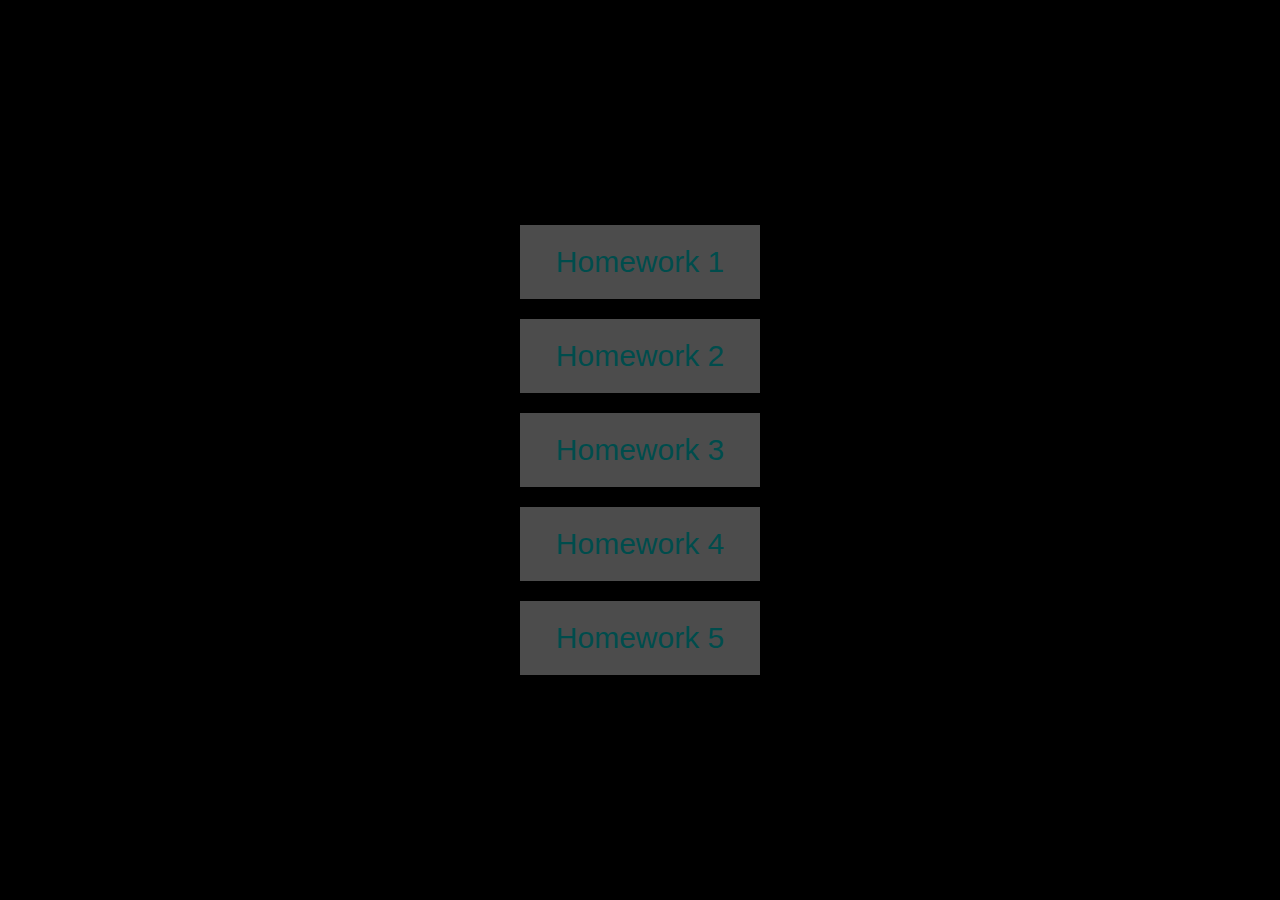
<file: index.html>
<!DOCTYPE html>
<html lang="en">
<head>
    <meta charset="UTF-8">
    <meta name="viewport" content="width=device-width, initial-scale=1.0">
    <title>Document</title>
    <link rel="stylesheet" href="./styles.css">
</head>
<body>
    <div class="containerr">
        <a class="link" href="./homework 1/index.html">Homework 1
            <div class="curtain"></div>
        </a>
        <a class="link" href="./homework 2/index.html">Homework 2
            <div class="curtain"></div>
        </a>
        <a class="link" href="./homework 3/index.html">Homework 3
            <div class="curtain"></div>
        </a>
        <a class="link" href="./homework 4/index.html">Homework 4
            <div class="curtain"></div>
        </a>
        <a class="link" href="./homework 5/index.html">Homework 5
            <div class="curtain"></div>
        </a>
    </div>
</body>
</html>
</file>
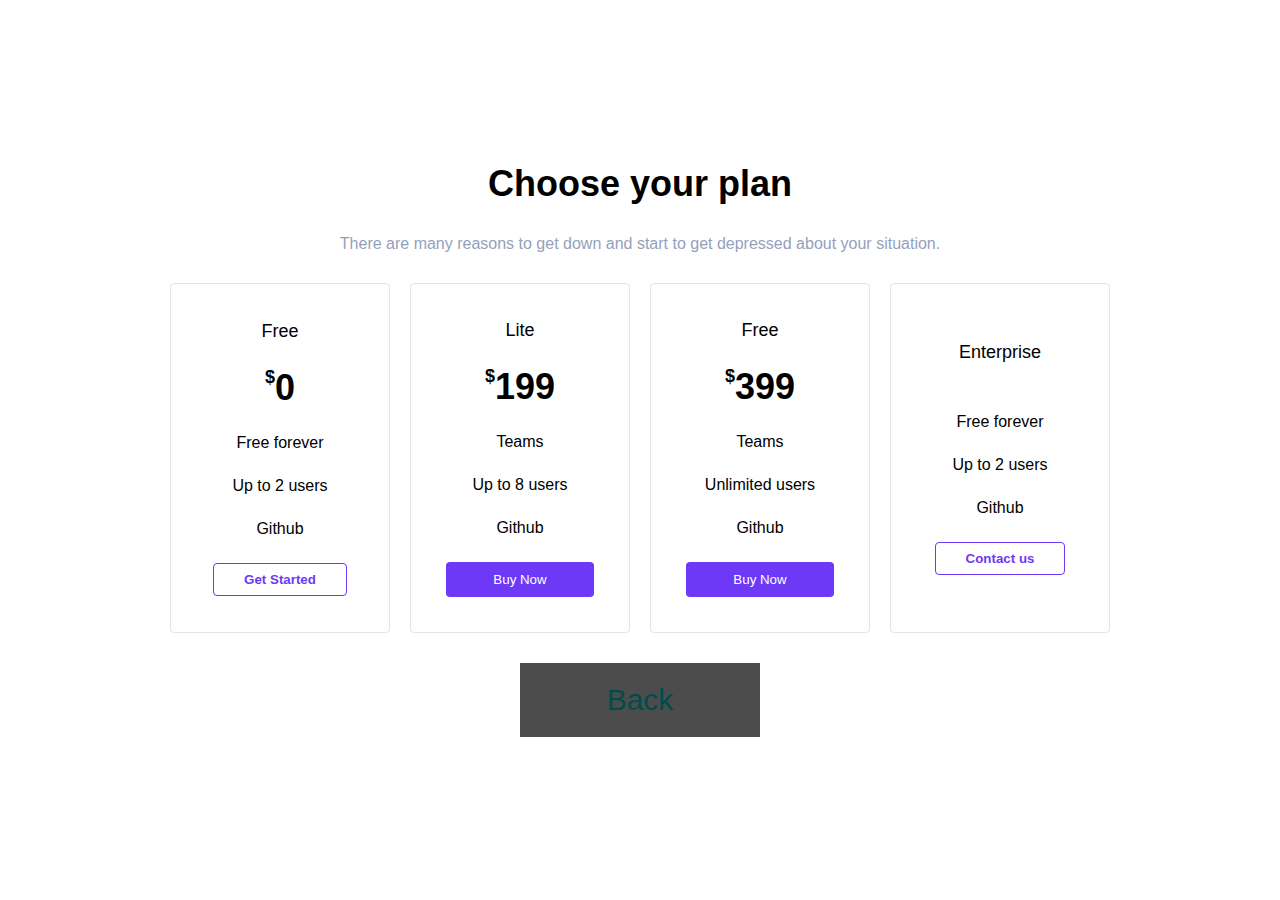
<file: homework 1/index.html>
<!DOCTYPE html>
<html lang="en">
<head>
    <meta charset="UTF-8">
    <meta name="viewport" content="width=device-width, initial-scale=1.0">
    <title>Document</title>
    <link rel="stylesheet" href="./styles.css">
    <link rel="stylesheet" href="../styles.css">
    <link rel="stylesheet" href="https://cdnjs.cloudflare.com/ajax/libs/font-awesome/6.4.2/css/all.min.css" integrity="sha512-z3gLpd7yknf1YoNbCzqRKc4qyor8gaKU1qmn+CShxbuBusANI9QpRohGBreCFkKxLhei6S9CQXFEbbKuqLg0DA==" crossorigin="anonymous" referrerpolicy="no-referrer" />
</head>
<body>
    <div class="container">
        <h1 class="title">Choose your plan</h1>
        <p class="subtitle">There are many reasons to get down and start to get depressed about your situation. </p>
        <div class="cards">
            <div class="card">
                <h2 class="card-title">Free</h2>
                <h1 class="card-price">
                    <span>$</span>0
                </h1>
                <p class="card-text">Free forever</p>
                <p class="card-text">Up to 2 users</p>
                <p class="card-text">Github</p>
                <button class="btn-1">Get Started</button>
            </div>
            <div class="card">
                <h2 class="card-title">Lite</h2>
                <h1 class="card-price">
                    <span>$</span>199
                </h1>
                <p class="card-text">Teams</p>
                <p class="card-text">Up to 8 users</p>
                <p class="card-text">Github</p>
                <button class="btn-2">Buy Now</button>
            </div>
            <div class="card">
                <h2 class="card-title">Free</h2>
                <h1 class="card-price">
                    <span>$</span>399
                </h1>
                <p class="card-text">Teams</p>
                <p class="card-text">Unlimited users</p>
                <p class="card-text">Github</p>
                <button class="btn-2">Buy Now</button>
            </div>
            <div class="card">
                <h2 class="card-title">Enterprise</h2>
                <h1 class="card-price">
                    <i class="fa-solid fa-suitcase"></i>
                </h1>
                <p class="card-text">Free forever</p>
                <p class="card-text">Up to 2 users</p>
                <p class="card-text">Github</p>
                <button class="btn-1">Contact us</button>
            </div>
        </div>
        <a class="link" href="../index.html">Back
            <div class="curtain"></div>
        </a>
    </div>
</body>
</html>
</file>
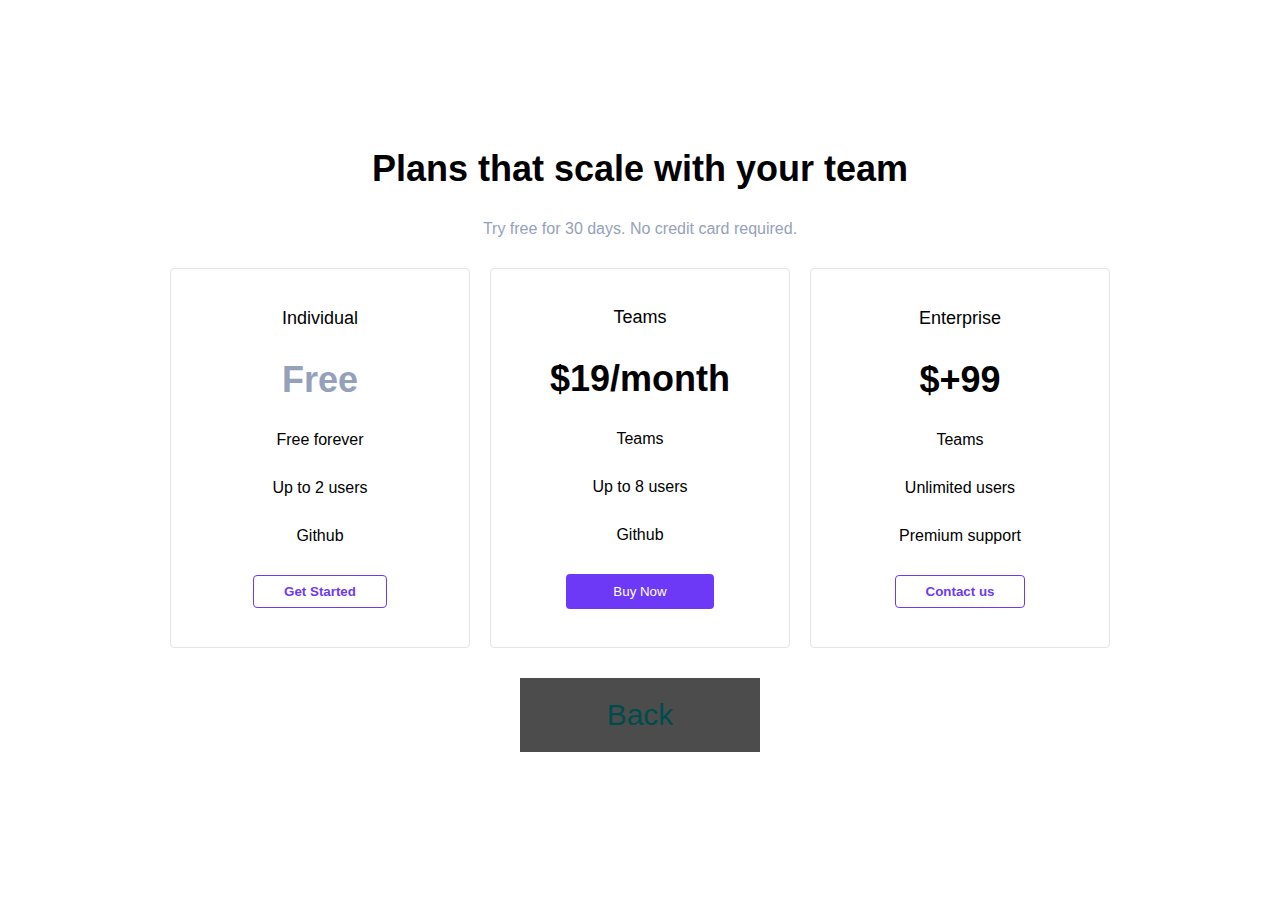
<file: homework 2/index.html>
<!DOCTYPE html>
<html lang="en">
<head>
    <meta charset="UTF-8">
    <meta name="viewport" content="width=device-width, initial-scale=1.0">
    <title>Document</title>
    <link rel="stylesheet" href="./styles.css">
    <link rel="stylesheet" href="../styles.css">
    <link rel="stylesheet" href="https://cdnjs.cloudflare.com/ajax/libs/font-awesome/6.4.2/css/all.min.css" integrity="sha512-z3gLpd7yknf1YoNbCzqRKc4qyor8gaKU1qmn+CShxbuBusANI9QpRohGBreCFkKxLhei6S9CQXFEbbKuqLg0DA==" crossorigin="anonymous" referrerpolicy="no-referrer" />
</head>
<body>
    <div class="container">
        <h1 class="title">Plans that scale with your team</h1>
        <p class="subtitle">Try free for 30 days. No credit card required. </p>
        <div class="cards">
            <div class="card">
                <h2 class="card-title">Individual</h2>
                <h1 class="card-pricee">
                    Free
                </h1>
                <p class="card-text">Free forever</p>
                <p class="card-text">Up to 2 users</p>
                <p class="card-text">Github</p>
                <button class="btn-1">Get Started</button>
            </div>
            <div class="card">
                <h2 class="card-title">Teams</h2>
                <h1 class="card-price">
                    $19/month
                </h1>
                <p class="card-text">Teams</p>
                <p class="card-text">Up to 8 users</p>
                <p class="card-text">Github</p>
                <button class="btn-2">Buy Now</button>
            </div>
            <div class="card">
                <h2 class="card-title">Enterprise</h2>
                <h1 class="card-price">
                    $+99
                </h1>
                <p class="card-text">Teams</p>
                <p class="card-text">Unlimited users</p>
                <p class="card-text">Premium support</p>
                <button class="btn-1">Contact us</button>
            </div>
        </div>
        <a class="link" href="../index.html">Back
            <div class="curtain"></div>
        </a>
    </div>
</body>
</html>
</file>
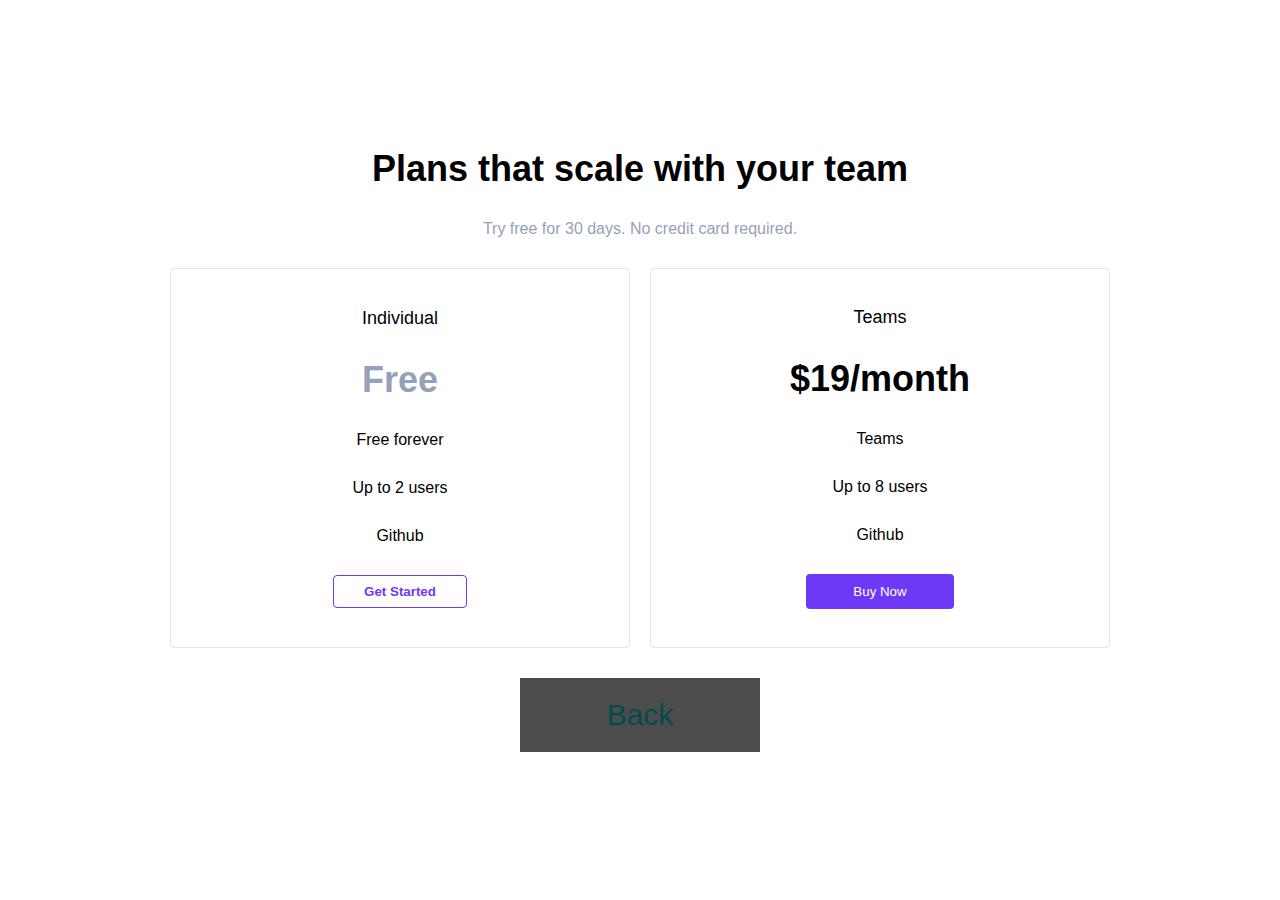
<file: homework 3/index.html>
<!DOCTYPE html>
<html lang="en">
<head>
    <meta charset="UTF-8">
    <meta name="viewport" content="width=device-width, initial-scale=1.0">
    <title>Document</title>
    <link rel="stylesheet" href="./styles.css">
    <link rel="stylesheet" href="../styles.css">
    <link rel="stylesheet" href="https://cdnjs.cloudflare.com/ajax/libs/font-awesome/6.4.2/css/all.min.css" integrity="sha512-z3gLpd7yknf1YoNbCzqRKc4qyor8gaKU1qmn+CShxbuBusANI9QpRohGBreCFkKxLhei6S9CQXFEbbKuqLg0DA==" crossorigin="anonymous" referrerpolicy="no-referrer" />
</head>
<body>
    <div class="container">
        <h1 class="title">Plans that scale with your team</h1>
        <p class="subtitle">Try free for 30 days. No credit card required.</p>
        <div class="cards">
            <div class="card">
                <h2 class="card-title">Individual</h2>
                <h1 class="card-pricee">
                    Free
                </h1>
                <p class="card-text">Free forever</p>
                <p class="card-text">Up to 2 users</p>
                <p class="card-text">Github</p>
                <button class="btn-1">Get Started</button>
            </div>
            <div class="card">
                <h2 class="card-title">Teams</h2>
                <h1 class="card-price">
                    $19/month
                </h1>
                <p class="card-text">Teams</p>
                <p class="card-text">Up to 8 users</p>
                <p class="card-text">Github</p>
                <button class="btn-2">Buy Now</button>
            </div>
             
        </div>
        <a class="link" href="../index.html">Back
            <div class="curtain"></div>
        </a>
    </div>
</body>
</html>
</file>
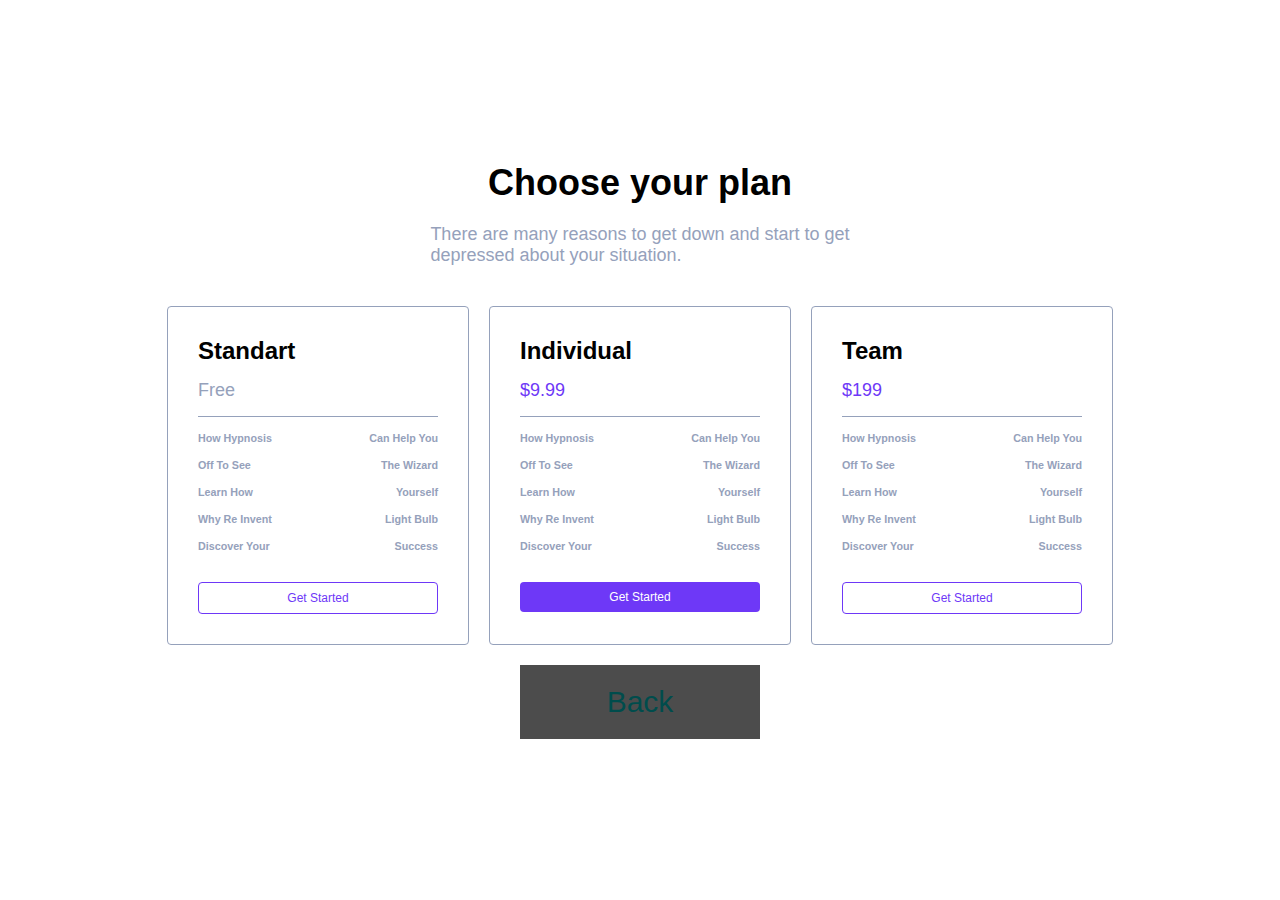
<file: homework 4/index.html>
<!DOCTYPE html>
<html lang="en">
<head>
    <meta charset="UTF-8">
    <meta name="viewport" content="width=device-width, initial-scale=1.0">
    <title>Document</title>
    <link rel="stylesheet" href="./styles.css">
    <link rel="stylesheet" href="../styles.css">
    <link rel="stylesheet" href="https://cdnjs.cloudflare.com/ajax/libs/font-awesome/6.4.2/css/all.min.css" integrity="sha512-z3gLpd7yknf1YoNbCzqRKc4qyor8gaKU1qmn+CShxbuBusANI9QpRohGBreCFkKxLhei6S9CQXFEbbKuqLg0DA==" crossorigin="anonymous" referrerpolicy="no-referrer" />
</head>
<body>
    <div class="container">
        <h1 class="title">Choose your plan</h1>
        <p class="subtitle">There are many reasons to get down and start to get <br> depressed about your situation. </p>
        <div class="cards">
            <div class="card">
                <h1 class="card-title">Standart</h1>
                <p class="card-subtitle">Free</p>
                <div class="line"></div>
                <div class="card-desc">
                    <h6>How Hypnosis </h6>
                    <h6>Can Help You</h6>
                </div>
                <div class="card-desc">
                    <h6>Off To See  </h6>
                    <h6>The Wizard</h6>
                </div>
                <div class="card-desc">
                    <h6>Learn How  </h6>
                    <h6>Yourself</h6>
                </div>
                <div class="card-desc">
                    <h6>Why Re Invent </h6>
                    <h6>Light Bulb</h6>
                </div>
                <div class="card-desc">
                    <h6>Discover Your  </h6>
                    <h6>Success</h6>
                </div>
                <button class="btn">Get Started</button>
            </div>
            <div class="card">
                <h1 class="card-titlee">Individual
                    <i class="fa-solid fa-star"></i>
                </h1>
                <p class="card-price">$9.99</p>
                <div class="line"></div>
                <div class="card-desc">
                    <h6>How Hypnosis </h6>
                    <h6>Can Help You</h6>
                </div>
                <div class="card-desc">
                    <h6>Off To See  </h6>
                    <h6>The Wizard</h6>
                </div>
                <div class="card-desc">
                    <h6>Learn How  </h6>
                    <h6>Yourself</h6>
                </div>
                <div class="card-desc">
                    <h6>Why Re Invent </h6>
                    <h6>Light Bulb</h6>
                </div>
                <div class="card-desc">
                    <h6>Discover Your  </h6>
                    <h6>Success</h6>
                </div>
                <button class="btn-2">Get Started</button>
            </div>
            <div class="card">
                <h1 class="card-title">Team</h1>
                <p class="card-price">$199</p>
                <div class="line"></div>
                <div class="card-desc">
                    <h6>How Hypnosis </h6>
                    <h6>Can Help You</h6>
                </div>
                <div class="card-desc">
                    <h6>Off To See  </h6>
                    <h6>The Wizard</h6>
                </div>
                <div class="card-desc">
                    <h6>Learn How  </h6>
                    <h6>Yourself</h6>
                </div>
                <div class="card-desc">
                    <h6>Why Re Invent </h6>
                    <h6>Light Bulb</h6>
                </div>
                <div class="card-desc">
                    <h6>Discover Your  </h6>
                    <h6>Success</h6>
                </div>
                <button class="btn">Get Started</button>
            </div>
        </div>
        <a class="link" href="../index.html">Back
            <div class="curtain"></div>
        </a>
    </div>
</body>
</html>
</file>
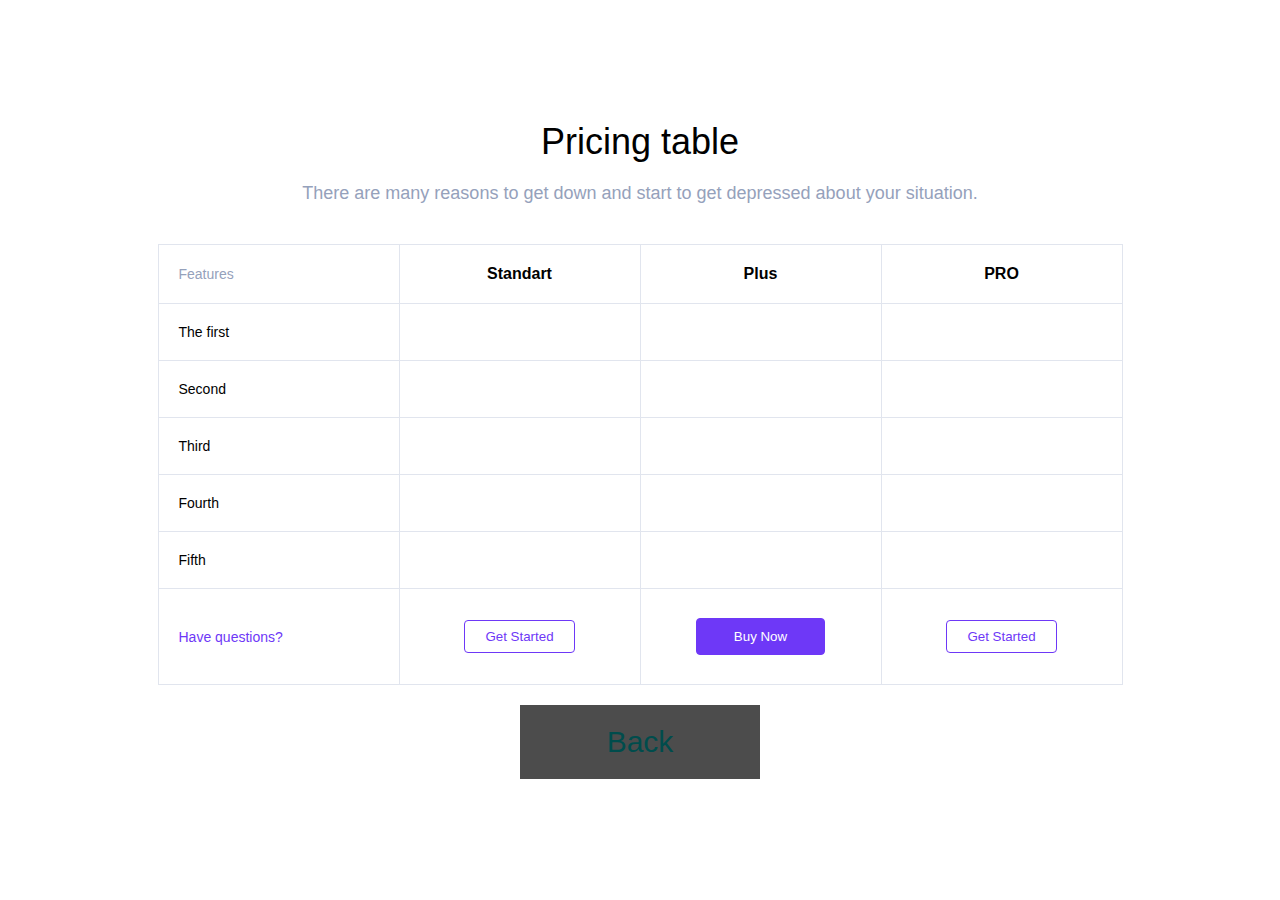
<file: homework 5/index.html>
<!DOCTYPE html>
<html lang="en">
<head>
    <meta charset="UTF-8">
    <meta name="viewport" content="width=device-width, initial-scale=1.0">
    <title>Document</title>
    <link rel="stylesheet" href="./styles.css">
    <link rel="stylesheet" href="../styles.css">
    <link rel="stylesheet" href="https://cdnjs.cloudflare.com/ajax/libs/font-awesome/6.4.2/css/all.min.css" integrity="sha512-z3gLpd7yknf1YoNbCzqRKc4qyor8gaKU1qmn+CShxbuBusANI9QpRohGBreCFkKxLhei6S9CQXFEbbKuqLg0DA==" crossorigin="anonymous" referrerpolicy="no-referrer" />
</head>
<body>
    <div class="container">
        <h1 class="title">Pricing table</h1>
        <p class="subtitle">There are many reasons to get down and start to get depressed about your situation. </p>
        <table border="1">
            <thead>
                <tr>
                    <td class="subtitle left">Features</td>
                    <th>Standart</th>
                    <th>Plus</th>
                    <th>PRO</th>
                </tr>
            </thead>
            <tbody>
                <tr>
                    <td class="left">The first</td>
                    <td>
                        <i class="fa-solid fa-check"></i>
                    </td>
                    <td>
                        <i class="fa-solid fa-check"></i>
                    </td>
                    <td>
                        <i class="fa-solid fa-check"></i>
                    </td>
                </tr>
                <tr>
                    <td class="left">
                        Second
                    </td>
                    <td>
                        <i class="fa-solid fa-xmark"></i>
                    </td>
                    <td>
                        <i class="fa-solid fa-check"></i>
                    </td>
                    <td>
                        <i class="fa-solid fa-check"></i>
                    </td>
                </tr>
                <tr>
                    <td class="left">
                        Third
                    </td>
                    <td>
                        <i class="fa-solid fa-xmark"></i>
                    </td>
                    <td>
                        <i class="fa-solid fa-xmark"></i>
                    </td>
                    <td>
                        <i class="fa-solid fa-check"></i>
                    </td>
                </tr>
                <tr>
                    <td class="left">
                        Fourth
                    </td>
                    <td>
                        <i class="fa-solid fa-check"></i>
                    </td>
                    <td>
                        <i class="fa-solid fa-check"></i>
                    </td>
                    <td>
                        <i class="fa-solid fa-check"></i>
                    </td>
                </tr>
                <tr>
                    <td class="left">
                        Fifth
                    </td>
                    <td>
                        <i class="fa-solid fa-xmark"></i>
                    </td>
                    <td>
                        <i class="fa-solid fa-xmark"></i>
                    </td>
                    <td>
                        <i class="fa-solid fa-check"></i>
                    </td>
                </tr>
                <tr>
                    <td class="bigger left">
                        Have questions?
                    </td>
                    <td class="bigger">
                        <button class="btn-1">Get Started</button>
                    </td>
                    <td class="bigger">
                        <button class="btn-2">Buy Now</button>
                    </td>
                    <td class="bigger">
                        <button class="btn-1">Get Started</button>
                    </td>
                </tr>
            </tbody>
        </table>
        <a class="link" href="../index.html">Back
            <div class="curtain"></div>
        </a>
    </div>
</body>
</html>
</file>
<file: styles.css>
* {
    padding: 0;
    margin: 0;
    box-sizing: border-box;
    font-family: sans-serif;
}

.containerr {
    width: 100%;
    height: 100vh;
    display: flex;
    flex-direction: column;
    justify-content: center;
    align-items: center;
    background-color: black;
    gap: 20px;
}

.link {
    position: relative;
    text-decoration: none;
    color: aqua;
    background-color: white;
    width: 240px;
    display: flex;
    justify-content: center;
    gap: 5px;
    padding: 20px 0;
    font-size: 30px;
    transition:.5s ease all;
}

.link::before {
    content: '';
    position: absolute;
    top: 0;
    left: 0;
    width: 0%;
    height: 8%;
    background-color: aqua;
    transition:.5s ease all;
}

.link::after {
    content: '';
    position: absolute;
    width: 0%;
    height: 8%;
    background-color: aqua;
    bottom: 0;
    right: 0;
    transition:.5s ease all;
}

.curtain {
    position: absolute;
    top: 0;
    width: 100%;
    height: 100%;
    background-color: rgba( 0, 0, 0, 0.7);
    transition:.5s ease all;
}

.link:hover .curtain {
    opacity: 0;
}

.link:hover::after,
.link:hover::before{
    width: 100%;
}
</file>
<file: homework 1/styles.css>
* {
    padding: 0;
    margin: 0;
    box-sizing: border-box;
    font-family: 'Rubik';
}

:root {
    --main-color :#6E38F7;
    --subtitle:#95A1BB;
}

@font-face {
    font-family:'Rubik';
    src: url('./Fonts/static/Rubik-Regular.ttf')format(truetype);
}

.container {
    width: 100%;
    height: 100vh;
    display: flex;
    flex-direction: column;
    justify-content: center;
    align-items: center;
    gap: 30px;
}

.cards {
    display: flex;
    width: 100%;
    justify-content: center;
    align-items: center;
    gap: 20px;
}

.title {
    font-size: 36px;
}

.subtitle {
    font-size: 16px;
    color: var(--subtitle);
}

.card {
    height: 350px;
    width: 220px;
    border: 1px solid #E1E5EE;
    display: flex;
    flex-direction: column;
    align-items: center;
    justify-content: center;
    gap: 25px;
    border-radius: 4px;
}

.card-title {
    font-size: 18px;
    font-weight: 500;
}

.card-price {
    font-size: 36px;
    display: flex;
    align-items: flex-start;
}

span {
    font-size: 18px;
}

.card-text {
    font-size: 16px;
}

.btn-1 {
    padding: 8px 30px;
    background-color: #fff;
    border: 1px solid var(--main-color);
    border-radius: 4px;
    color: var(--main-color);
    font-weight: 600;
}

.fa-suitcase {
    color: var(--main-color);
}

.btn-2 {
    padding: 10px 47px;
    background-color: var(--main-color);
    color: #fff;
    border: none;
    border-radius: 4px;
}
</file>
<file: homework 2/styles.css>
* {
    padding: 0;
    margin: 0;
    box-sizing: border-box;
    font-family: 'Rubik';
}

:root {
    --main-color :#6E38F7;
    --subtitle:#95A1BB;
}

@font-face {
    font-family:'Rubik';
    src: url('./Fonts/static/Rubik-Regular.ttf')format(truetype);
}

.container {
    width: 100%;
    height: 100vh;
    display: flex;
    flex-direction: column;
    justify-content: center;
    align-items: center;
    gap: 30px;
}

.cards {
    display: flex;
    width: 100%;
    justify-content: center;
    align-items: center;
    gap: 20px;
}

.title {
    font-size: 36px;
}

.subtitle {
    font-size: 16px;
    color: var(--subtitle);
}

.card {
    height: 380px;
    width: 300px;
    border: 1px solid #E1E5EE;
    display: flex;
    flex-direction: column;
    align-items: center;
    justify-content: center;
    gap: 30px;
    border-radius: 4px;
}

.card-title {
    font-size: 18px;
    font-weight: 500;
}

.card-price {
    font-size: 36px;
    display: flex;
    align-items: flex-start;
}

.card-pricee {
    font-size: 36px;
    color: #95A1BB;
}

span {
    font-size: 18px;
}

.card-text {
    font-size: 16px;
}

.btn-1 {
    padding: 8px 30px;
    background-color: #fff;
    border: 1px solid var(--main-color);
    border-radius: 4px;
    color: var(--main-color);
    font-weight: 600;
}

.fa-suitcase {
    color: var(--main-color);
}

.btn-2 {
    padding: 10px 47px;
    background-color: var(--main-color);
    color: #fff;
    border: none;
    border-radius: 4px;
}
</file>
<file: homework 3/styles.css>
* {
    padding: 0;
    margin: 0;
    box-sizing: border-box;
    font-family: 'Rubik';
}

:root {
    --main-color :#6E38F7;
    --subtitle:#95A1BB;
}

@font-face {
    font-family:'Rubik';
    src: url('./Fonts/static/Rubik-Regular.ttf')format(truetype);
}

.container {
    width: 100%;
    height: 100vh;
    display: flex;
    flex-direction: column;
    justify-content: center;
    align-items: center;
    gap: 30px;
}

.cards {
    display: flex;
    width: 100%;
    justify-content: center;
    align-items: center;
    gap: 20px;
}

.title {
    font-size: 36px;
}

.subtitle {
    font-size: 16px;
    color: var(--subtitle);
}

.card {
    height: 380px;
    width: 460px;
    border: 1px solid #E1E5EE;
    display: flex;
    flex-direction: column;
    align-items: center;
    justify-content: center;
    gap: 30px;
    border-radius: 4px;
}

.card-title {
    font-size: 18px;
    font-weight: 500;
}

.card-price {
    font-size: 36px;
    display: flex;
    align-items: flex-start;
}

.card-pricee {
    font-size: 36px;
    color: #95A1BB;
}

span {
    font-size: 18px;
}

.card-text {
    font-size: 16px;
}

.btn-1 {
    padding: 8px 30px;
    background-color: #fff;
    border: 1px solid var(--main-color);
    border-radius: 4px;
    color: var(--main-color);
    font-weight: 600;
}

.fa-suitcase {
    color: var(--main-color);
}

.btn-2 {
    padding: 10px 47px;
    background-color: var(--main-color);
    color: #fff;
    border: none;
    border-radius: 4px;
}
</file>
<file: homework 4/styles.css>
* {
    padding: 0;
    margin: 0;
    box-sizing: border-box;
    font-family: 'Rubik';
}

@font-face {
    font-family: 'Rubik';
    src: url('./Fonts/static/Rubik-Regular.ttf')format(truetype);
}

:root {
    --main-color:#6E38F7;
    --desc-color:#95A1BB;
}

.container {
    width: 100%;
    height: 100vh;
    display: flex;
    flex-direction: column;
    justify-content: center;
    align-items: center;
    gap: 20px;
}

.title {
    font-size: 36px;
}

.subtitle {
    font-size: 18px;
    color: var(--desc-color);
    font-weight: 400;
}

.cards {
    display: flex;
    gap: 20px;
}

.card {
    border: 1px solid var(--desc-color);
    border-radius: 4px;
    padding: 30px;
    display: flex;
    flex-direction: column;
    gap: 15px;
    margin-top: 20px;
}

.card-title {
    font-size: 24px;
}

.card-titlee {
    font-size: 24px;
    display: flex;
    justify-content: space-between;
}

.fa-star {
    color: var(--desc-color);
}

.card-price {
    font-size: 18px;
    font-weight: 500;
    color: var(--main-color);
}

.card-subtitle {
    font-size: 18px;
    font-weight: 500;
    color: var(--desc-color);
}

.line {
    width: 240px;
    height: 1px;
    background-color: var(--desc-color);
}

.card-desc {
    width: 240px;
    font-size: 16px;
    color: var(--desc-color);
    display: flex;
    justify-content: space-between;
}

.btn {
    padding: 8px 70px;
    font-size: 12px;
    font-weight: 500;
    color: var(--main-color);
    border: 1px solid var(--main-color);
    border-radius: 4px;
    background-color: #fff;
    width: 240px;
    margin-top: 15px;
}

.btn-2 {
    padding: 8px 70px;
    font-size: 12px;
    font-weight: 500;
    color: #fff;
    border: none;
    border-radius: 4px;
    background-color: var(--main-color);
    width: 240px;
    margin-top: 15px;
}
</file>
<file: homework 5/styles.css>
* {
    padding: 0;
    margin: 0;
    box-sizing: border-box;
    font-family: 'Rubik';
}

@font-face {
    font-family: 'Rubik';
    src: url('./Fonts/static/Rubik-Regular.ttf')format(truetype);
}

:root {
    --main-color:#6E38F7;
    --gray:#95A1BB;
}

.container {
    width: 100%;
    height: 100vh;
    display: flex;
    flex-direction: column;
    justify-content: center;
    align-items: center;
    gap: 20px;
}

.title {
    font-size: 36px;
    font-weight: 500;
}

.subtitle {
    font-size: 18px;
    color: var(--gray);
}

table {
    border-collapse: collapse;
    border: 1px solid #E1E5EE;
    margin-top: 20px;
}

td {
    font-size: 14px;
    text-align: center;
}

td,th {
    width: 241px;
    height: 12px;
    padding: 20px;
}

.left {
    text-align: left;
    font-size: 14px;
}

.bigger {
    height: 96px;
    color: var(--main-color);
}

.fa-check {
    color: var(--main-color);
}

.fa-xmark {
    color: var(--gray);
}

.btn-1 {
    padding: 8px 20px;
    color: var(--main-color);
    border-radius: 4px;
    background-color: #fff;
    border: 1px solid var(--main-color);
}

.btn-2 {
    padding: 10px 37px;
    color: #fff;
    border-radius: 4px;
    background-color: var(--main-color);
    border: 1px solid var(--main-color);
}
</file>
